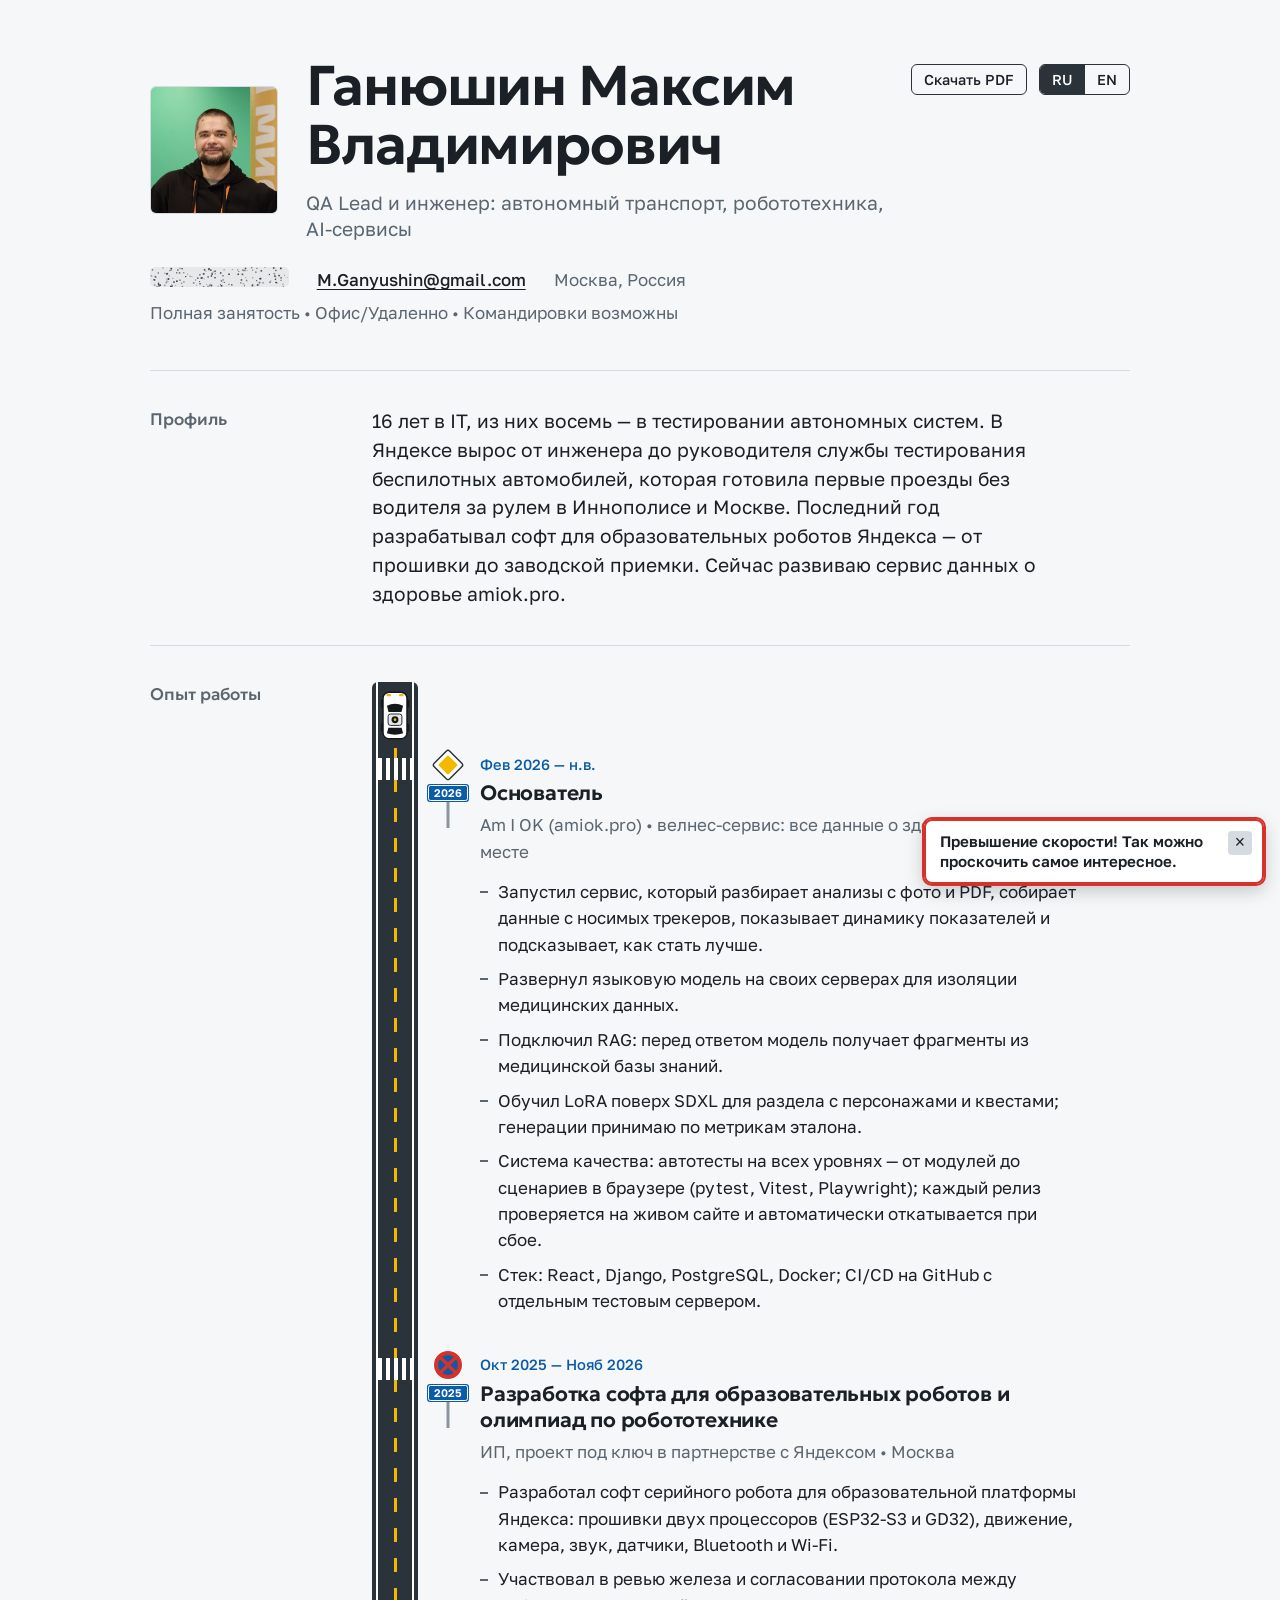
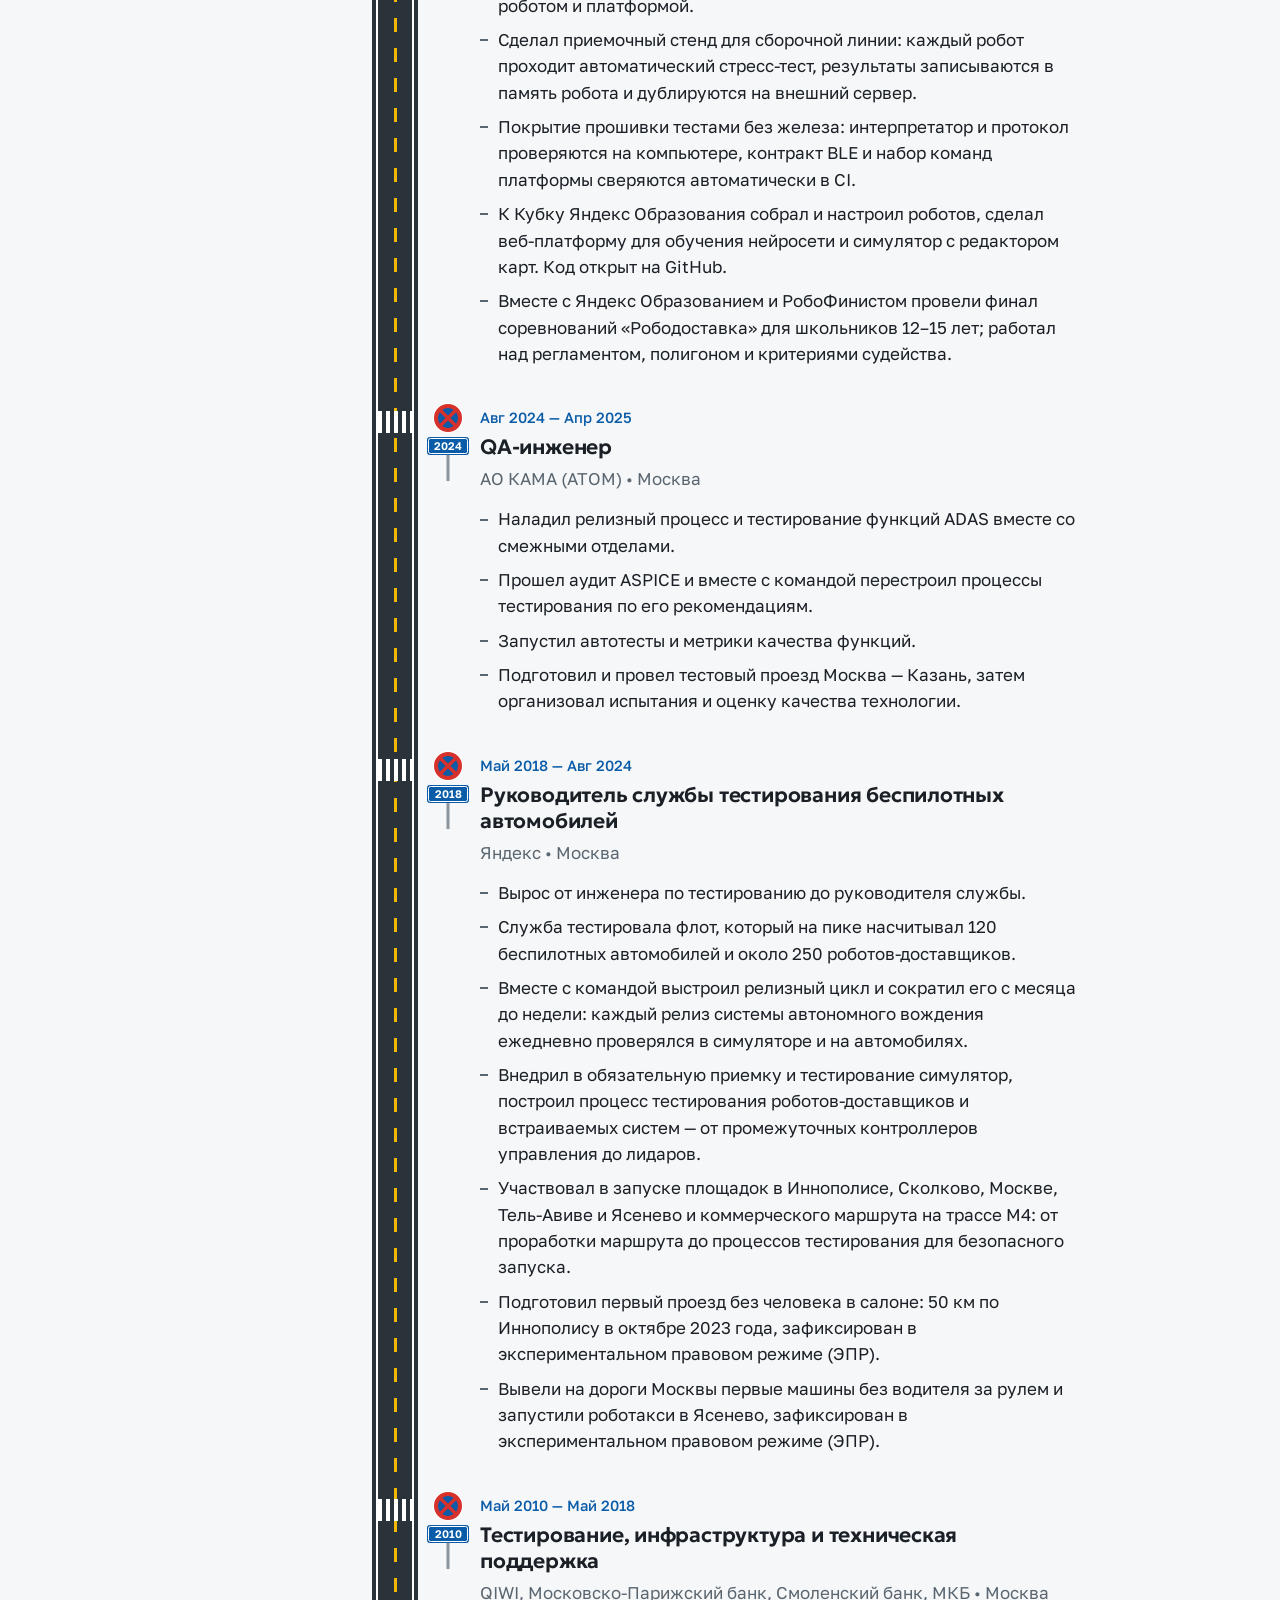
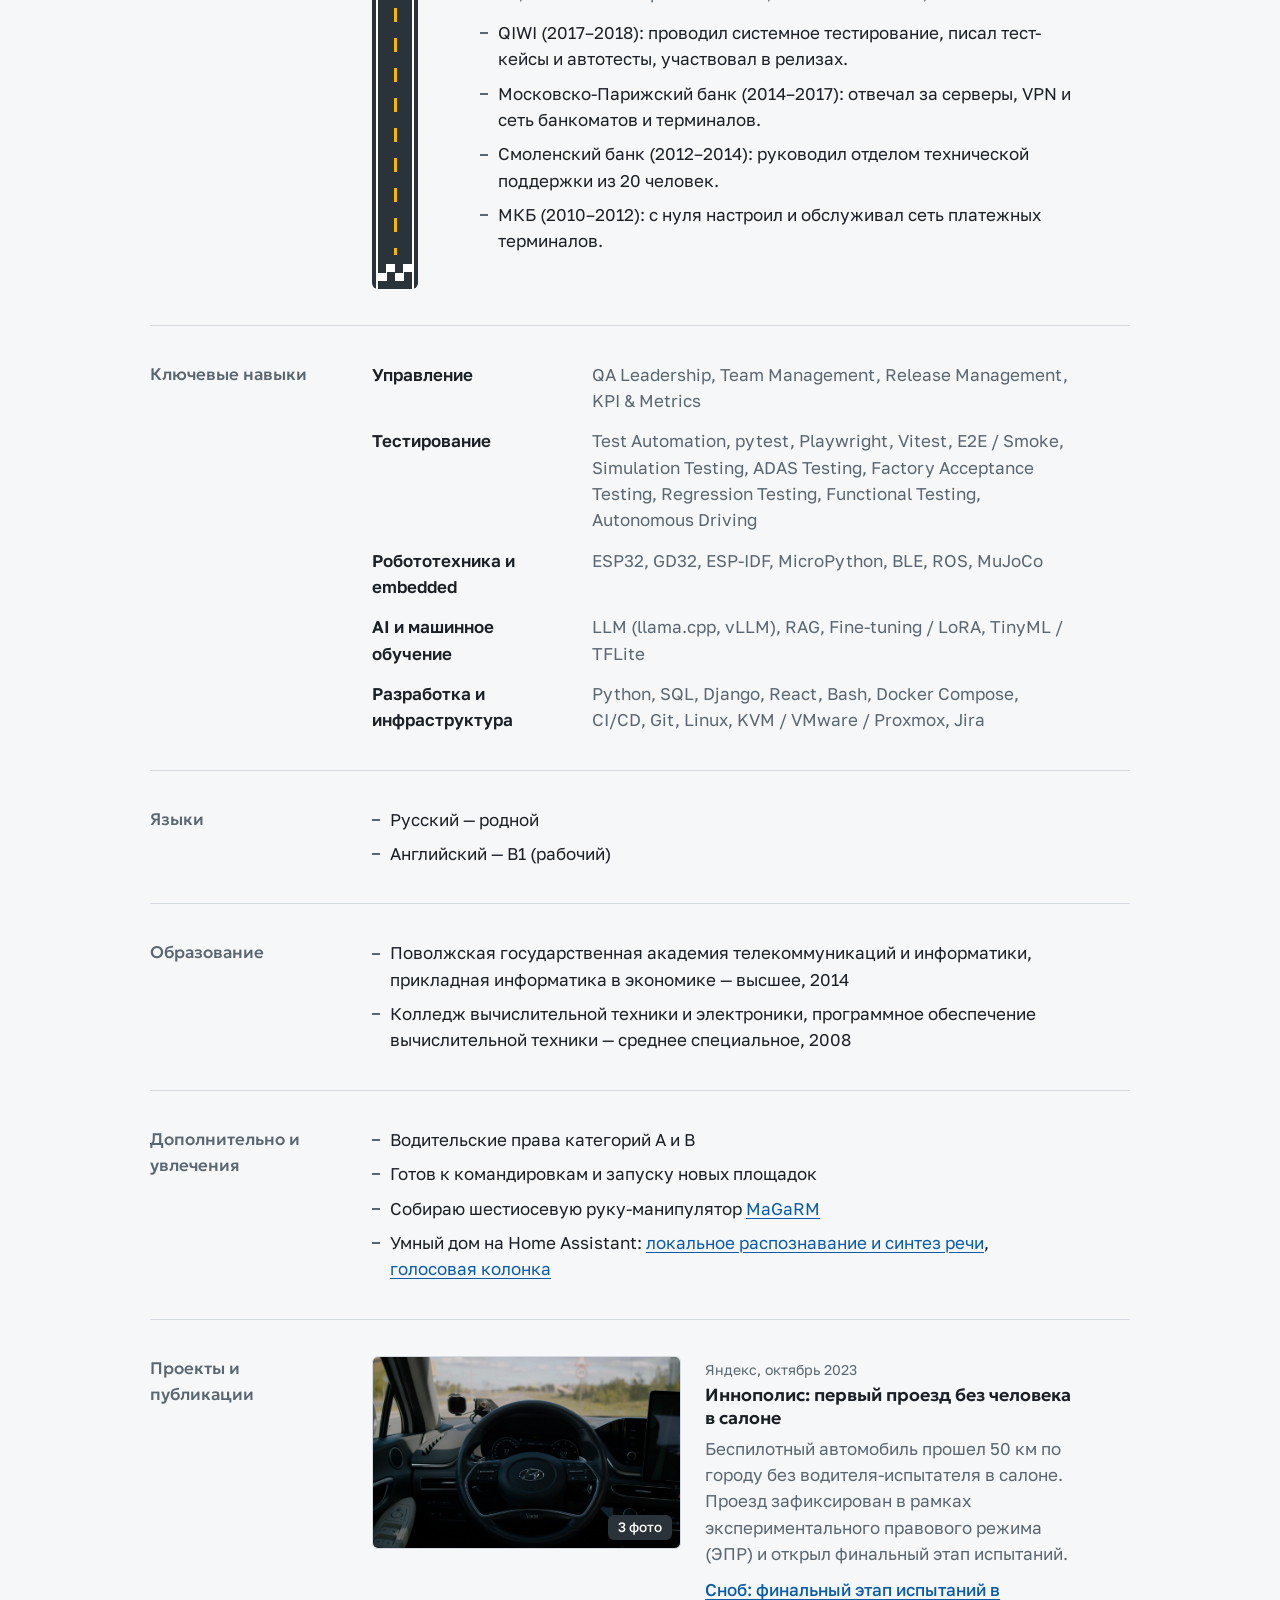
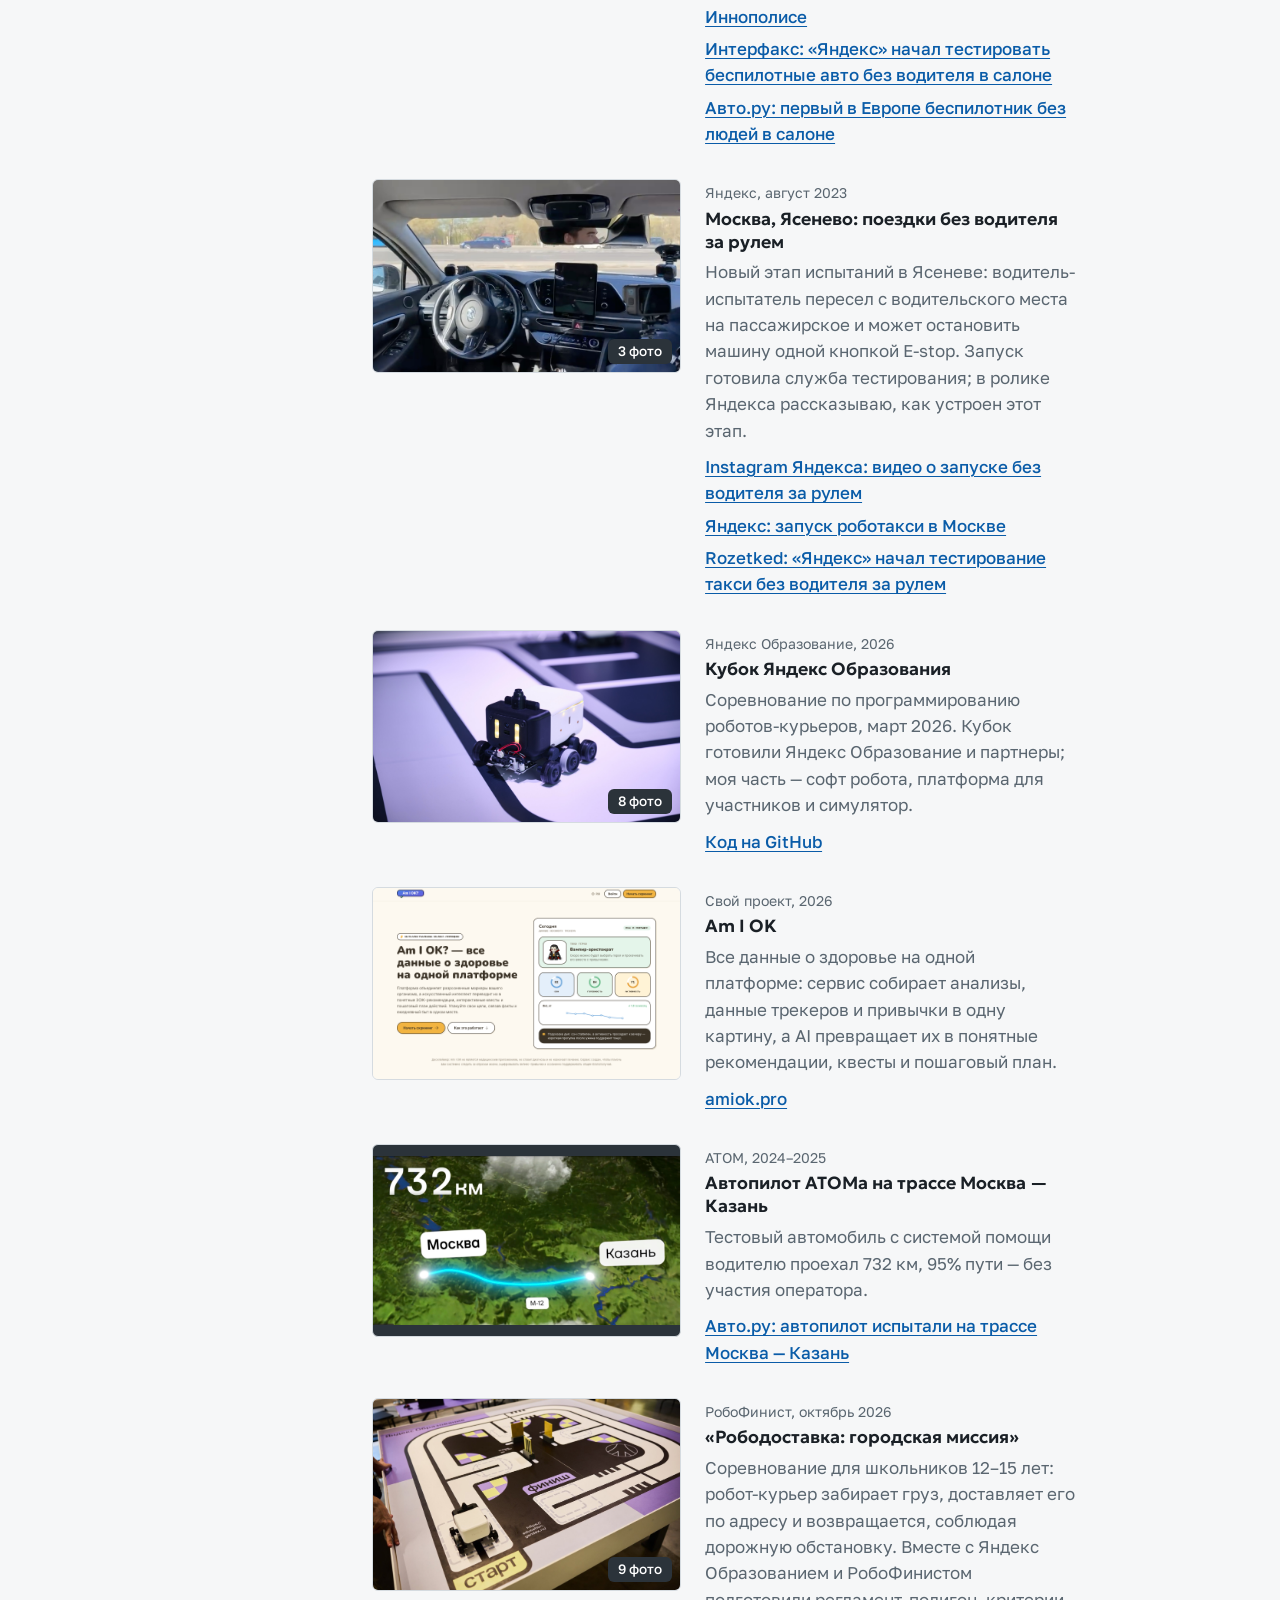
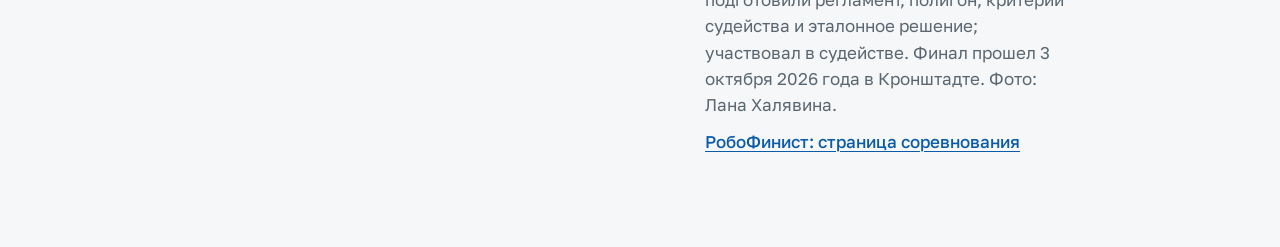
<file: index.html>
<!doctype html>
<html lang="ru">
  <head>
    <meta charset="UTF-8" />
    <meta name="viewport" content="width=device-width, initial-scale=1.0" />
    <title>Максим Ганюшин — QA Lead</title>
    <meta name="description" content="QA Lead и инженер: автономный транспорт, робототехника, AI-сервисы. Резюме Максима Ганюшина." />
    <meta name="build" content="c242ccf276" />
    <link rel="canonical" href="https://maksimka.info/" />
    <meta name="author" content="Максим Ганюшин" />
    <meta name="twitter:card" content="summary" />
    <script type="application/ld+json">
      {
        "@context": "https://schema.org",
        "@type": "ProfilePage",
        "url": "https://maksimka.info/",
        "inLanguage": ["ru", "en"],
        "mainEntity": {
          "@type": "Person",
          "name": "Максим Ганюшин",
          "alternateName": "Maksim Ganyushin",
          "jobTitle": "QA Lead",
          "description": "QA Lead и инженер: автономный транспорт, робототехника, AI-сервисы.",
          "url": "https://maksimka.info/",
          "image": "https://maksimka.info/assets/media/portrait.jpg",
          "email": "mailto:M.Ganyushin@gmail.com",
          "address": { "@type": "PostalAddress", "addressLocality": "Москва", "addressCountry": "RU" },
          "sameAs": ["https://github.com/ganiushin", "https://amiok.pro"],
          "knowsAbout": ["Тестирование ПО", "Автономный транспорт", "ADAS", "Робототехника", "Автоматизация тестирования"]
        }
      }
    </script>
    <meta property="og:type" content="profile" />
    <meta property="og:url" content="https://maksimka.info/" />
    <meta property="og:title" content="Максим Ганюшин — QA Lead" />
    <meta property="og:description" content="QA Lead и инженер: автономный транспорт, робототехника, AI-сервисы. Яндекс, АТОМ, образовательные роботы, Am I OK." />
    <meta property="og:image" content="https://maksimka.info/assets/media/portrait.jpg" />
    <link
      rel="icon"
      href="data:image/svg+xml,%3Csvg xmlns='http://www.w3.org/2000/svg' viewBox='0 0 32 32'%3E%3Cg transform='rotate(45 16 16)'%3E%3Crect x='5' y='5' width='22' height='22' rx='3' fill='%23fff' stroke='%232b333a' stroke-width='2'/%3E%3Crect x='9.5' y='9.5' width='13' height='13' rx='1.5' fill='%23f5b800'/%3E%3C/g%3E%3C/svg%3E"
    />
    <link rel="preconnect" href="https://fonts.googleapis.com" />
    <link rel="preconnect" href="https://fonts.gstatic.com" crossorigin />
    <link
      href="https://fonts.googleapis.com/css2?family=Geologica:wght@500;600&family=Golos+Text:wght@400;500;600&display=swap"
      rel="stylesheet"
    />
    <!-- ?v= values and the build stamp above are written by prerender.py; do not edit them by hand. -->
    <link rel="stylesheet" href="./styles.css?v=c242ccf276" />
    <!-- Yandex.Metrika counter. Runs only on the live site, so local previews and PDF builds are not counted. -->
    <script type="text/javascript">
      if (location.hostname === "maksimka.info" || location.hostname === "www.maksimka.info") {
        (function(m,e,t,r,i,k,a){
            m[i]=m[i]||function(){(m[i].a=m[i].a||[]).push(arguments)};
            m[i].l=1*new Date();
            for (var j = 0; j < document.scripts.length; j++) {if (document.scripts[j].src === r) { return; }}
            k=e.createElement(t),a=e.getElementsByTagName(t)[0],k.async=1,k.src=r,a.parentNode.insertBefore(k,a)
        })(window, document,'script','https://mc.yandex.ru/metrika/tag.js?id=113596411', 'ym');

        ym(113596411, 'init', {ssr:true, webvisor:true, clickmap:true, ecommerce:"dataLayer", referrer: document.referrer, url: location.href, accurateTrackBounce:true, trackLinks:true});
      }
    </script>
    <noscript><div><img src="https://mc.yandex.ru/watch/113596411" style="position:absolute; left:-9999px;" alt="" /></div></noscript>
    <!-- /Yandex.Metrika counter -->
    <!-- Google Analytics counter. Same rule: live site only. -->
    <script type="text/javascript">
      if (location.hostname === "maksimka.info" || location.hostname === "www.maksimka.info") {
        (function (id) {
          var s = document.createElement("script");
          s.async = true;
          s.src = "https://www.googletagmanager.com/gtag/js?id=" + id;
          document.head.appendChild(s);
          window.dataLayer = window.dataLayer || [];
          window.gtag = function () { dataLayer.push(arguments); };
          gtag("js", new Date());
          gtag("config", id);
        })("G-QR1376TXHL");
      }
    </script>
    <!-- /Google Analytics counter -->
  </head>
  <body>
    <header class="page-header">
      <div class="header-top">
        <div class="identity">
          <button type="button" class="portrait-button" id="portrait-button">
            <img class="portrait" src="./assets/media/portrait.jpg?v=c242ccf276" alt="Максим Ганюшин" width="128" height="128" />
          </button>
          <div>
            <h1 id="full-name"><!--prerender:full-name-->Ганюшин Максим Владимирович<!--/prerender:full-name--></h1>
            <p class="role" id="headline"><!--prerender:headline-->QA Lead и инженер: автономный транспорт, робототехника, AI-сервисы<!--/prerender:headline--></p>
          </div>
        </div>
        <div class="header-actions">
          <a class="pdf-link" id="pdf-link" href="./assets/resume-ru.pdf" download></a>
          <div class="lang-switcher" role="group" aria-label="Language switch">
            <button class="lang-button is-active" data-lang="ru">RU</button>
            <button class="lang-button" data-lang="en">EN</button>
          </div>
        </div>
      </div>
      <div class="contact-list" id="contacts"><!--prerender:contacts--><span>M.Ganyushin@gmail.com</span><span>Москва, Россия</span><span>Полная занятость • Офис/Удаленно • Командировки возможны</span><!--/prerender:contacts--></div>
      <p class="load-error" id="load-error" hidden></p>
    </header>

    <main class="page-main">
      <section class="section">
        <h2 id="profile-title"><!--prerender:profile-title-->Профиль<!--/prerender:profile-title--></h2>
        <div class="section-body">
          <p class="lead" id="profile-text"><!--prerender:profile-text-->16 лет в IT, из них восемь — в тестировании автономных систем. В Яндексе вырос от инженера до руководителя службы тестирования беспилотных автомобилей, которая готовила первые проезды без водителя за рулем в Иннополисе и Москве. Последний год разрабатывал софт для образовательных роботов Яндекса — от прошивки до заводской приемки. Сейчас развиваю сервис данных о здоровье amiok.pro.<!--/prerender:profile-text--></p>
        </div>
      </section>

      <section class="section">
        <h2 id="experience-title"><!--prerender:experience-title-->Опыт работы<!--/prerender:experience-title--></h2>
        <div class="section-body">
          <div id="experience-list" class="timeline"><!--prerender:experience-list--><article class="timeline-item"><div class="timeline-meta">Фев 2026 — н.в.</div><h3 class="timeline-role">Основатель</h3><p class="timeline-company">Am I OK (amiok.pro) • велнес-сервис: все данные о здоровье в одном месте</p><ul class="timeline-points"><li>Запустил сервис, который разбирает анализы с фото и PDF, собирает данные с носимых трекеров, показывает динамику показателей и подсказывает, как стать лучше.</li><li>Развернул языковую модель на своих серверах для изоляции медицинских данных.</li><li>Подключил RAG: перед ответом модель получает фрагменты из медицинской базы знаний.</li><li>Обучил LoRA поверх SDXL для раздела с персонажами и квестами; генерации принимаю по метрикам эталона.</li><li>Система качества: автотесты на всех уровнях — от модулей до сценариев в браузере (pytest, Vitest, Playwright); каждый релиз проверяется на живом сайте и автоматически откатывается при сбое.</li><li>Стек: React, Django, PostgreSQL, Docker; CI/CD на GitHub с отдельным тестовым сервером.</li></ul></article><article class="timeline-item"><div class="timeline-meta">Окт 2025 — Нояб 2026</div><h3 class="timeline-role">Разработка софта для образовательных роботов и олимпиад по робототехнике</h3><p class="timeline-company">ИП, проект под ключ в партнерстве с Яндексом • Москва</p><ul class="timeline-points"><li>Разработал софт серийного робота для образовательной платформы Яндекса: прошивки двух процессоров (ESP32-S3 и GD32), движение, камера, звук, датчики, Bluetooth и Wi-Fi.</li><li>Участвовал в ревью железа и согласовании протокола между роботом и платформой.</li><li>Сделал приемочный стенд для сборочной линии: каждый робот проходит автоматический стресс-тест, результаты записываются в память робота и дублируются на внешний сервер.</li><li>Покрытие прошивки тестами без железа: интерпретатор и протокол проверяются на компьютере, контракт BLE и набор команд платформы сверяются автоматически в CI.</li><li>К Кубку Яндекс Образования собрал и настроил роботов, сделал веб-платформу для обучения нейросети и симулятор с редактором карт. Код открыт на GitHub.</li><li>Вместе с Яндекс Образованием и РобоФинистом провели финал соревнований «Рободоставка» для школьников 12–15 лет; работал над регламентом, полигоном и критериями судейства.</li></ul></article><article class="timeline-item"><div class="timeline-meta">Авг 2024 — Апр 2025</div><h3 class="timeline-role">QA-инженер</h3><p class="timeline-company">АО КАМА (АТОМ) • Москва</p><ul class="timeline-points"><li>Наладил релизный процесс и тестирование функций ADAS вместе со смежными отделами.</li><li>Прошел аудит ASPICE и вместе с командой перестроил процессы тестирования по его рекомендациям.</li><li>Запустил автотесты и метрики качества функций.</li><li>Подготовил и провел тестовый проезд Москва — Казань, затем организовал испытания и оценку качества технологии.</li></ul></article><article class="timeline-item"><div class="timeline-meta">Май 2018 — Авг 2024</div><h3 class="timeline-role">Руководитель службы тестирования беспилотных автомобилей</h3><p class="timeline-company">Яндекс • Москва</p><ul class="timeline-points"><li>Вырос от инженера по тестированию до руководителя службы.</li><li>Служба тестировала флот, который на пике насчитывал 120 беспилотных автомобилей и около 250 роботов-доставщиков.</li><li>Вместе с командой выстроил релизный цикл и сократил его с месяца до недели: каждый релиз системы автономного вождения ежедневно проверялся в симуляторе и на автомобилях.</li><li>Внедрил в обязательную приемку и тестирование симулятор, построил процесс тестирования роботов-доставщиков и встраиваемых систем — от промежуточных контроллеров управления до лидаров.</li><li>Участвовал в запуске площадок в Иннополисе, Сколково, Москве, Тель-Авиве и Ясенево и коммерческого маршрута на трассе М4: от проработки маршрута до процессов тестирования для безопасного запуска.</li><li>Подготовил первый проезд без человека в салоне: 50 км по Иннополису в октябре 2023 года, зафиксирован в экспериментальном правовом режиме (ЭПР).</li><li>Вывели на дороги Москвы первые машины без водителя за рулем и запустили роботакси в Ясенево, зафиксирован в экспериментальном правовом режиме (ЭПР).</li></ul></article><article class="timeline-item"><div class="timeline-meta">Май 2010 — Май 2018</div><h3 class="timeline-role">Тестирование, инфраструктура и техническая поддержка</h3><p class="timeline-company">QIWI, Московско-Парижский банк, Смоленский банк, МКБ • Москва</p><ul class="timeline-points"><li>QIWI (2017–2018): проводил системное тестирование, писал тест-кейсы и автотесты, участвовал в релизах.</li><li>Московско-Парижский банк (2014–2017): отвечал за серверы, VPN и сеть банкоматов и терминалов.</li><li>Смоленский банк (2012–2014): руководил отделом технической поддержки из 20 человек.</li><li>МКБ (2010–2012): с нуля настроил и обслуживал сеть платежных терминалов.</li></ul></article><!--/prerender:experience-list--></div>
        </div>
      </section>

      <section class="section">
        <h2 id="skills-title"><!--prerender:skills-title-->Ключевые навыки<!--/prerender:skills-title--></h2>
        <div class="section-body">
          <dl id="skills-list" class="skill-groups"><!--prerender:skills-list--><div class="skill-group"><dt>Управление</dt><dd>QA Leadership, Team Management, Release Management, KPI &amp; Metrics</dd></div><div class="skill-group"><dt>Тестирование</dt><dd>Test Automation, pytest, Playwright, Vitest, E2E / Smoke, Simulation Testing, ADAS Testing, Factory Acceptance Testing, Regression Testing, Functional Testing, Autonomous Driving</dd></div><div class="skill-group"><dt>Робототехника и embedded</dt><dd>ESP32, GD32, ESP-IDF, MicroPython, BLE, ROS, MuJoCo</dd></div><div class="skill-group"><dt>AI и машинное обучение</dt><dd>LLM (llama.cpp, vLLM), RAG, Fine-tuning / LoRA, TinyML / TFLite</dd></div><div class="skill-group"><dt>Разработка и инфраструктура</dt><dd>Python, SQL, Django, React, Bash, Docker Compose, CI/CD, Git, Linux, KVM / VMware / Proxmox, Jira</dd></div><!--/prerender:skills-list--></dl>
        </div>
      </section>

      <section class="section">
        <h2 id="languages-title"><!--prerender:languages-title-->Языки<!--/prerender:languages-title--></h2>
        <div class="section-body">
          <ul id="languages-list" class="simple-list"><!--prerender:languages-list--><li>Русский — родной</li><li>Английский — B1 (рабочий)</li><!--/prerender:languages-list--></ul>
        </div>
      </section>

      <section class="section">
        <h2 id="education-title"><!--prerender:education-title-->Образование<!--/prerender:education-title--></h2>
        <div class="section-body">
          <ul id="education-list" class="simple-list"><!--prerender:education-list--><li>Поволжская государственная академия телекоммуникаций и информатики, прикладная информатика в экономике — высшее, 2014</li><li>Колледж вычислительной техники и электроники, программное обеспечение вычислительной техники — среднее специальное, 2008</li><!--/prerender:education-list--></ul>
        </div>
      </section>

      <section class="section">
        <h2 id="additional-title"><!--prerender:additional-title-->Дополнительно и увлечения<!--/prerender:additional-title--></h2>
        <div class="section-body">
          <ul id="additional-list" class="simple-list"><!--prerender:additional-list--><li>Водительские права категорий A и B</li><li>Готов к командировкам и запуску новых площадок</li><li>Собираю шестиосевую руку-манипулятор <a href="https://github.com/ganiushin/MaGaRM">MaGaRM</a></li><li>Умный дом на Home Assistant: <a href="https://github.com/ganiushin/parakeet-stt-silero-tts-addons-haos">локальное распознавание и синтез речи</a>, <a href="https://github.com/ganiushin/voice-pe-firmware">голосовая колонка</a></li><!--/prerender:additional-list--></ul>
        </div>
      </section>

      <section class="section">
        <h2 id="projects-title"><!--prerender:projects-title-->Проекты и публикации<!--/prerender:projects-title--></h2>
        <div class="section-body">
          <div id="projects-list" class="projects"><!--prerender:projects-list--><article class="project"><div class="project-body"><span class="project-label">Яндекс, октябрь 2023</span><h3 class="project-title">Иннополис: первый проезд без человека в салоне</h3><p class="project-description">Беспилотный автомобиль прошел 50 км по городу без водителя-испытателя в салоне. Проезд зафиксирован в рамках экспериментального правового режима (ЭПР) и открыл финальный этап испытаний.</p><div class="project-links"><a href="https://snob.ru/news/yandeks-nachal-testirovat-bespilotnye-avto-bez-voditelya-v-salone/">Сноб: финальный этап испытаний в Иннополисе</a><a href="https://www.interfax.ru/russia/927490">Интерфакс: «Яндекс» начал тестировать беспилотные авто без водителя в салоне</a><a href="https://auto.ru/mag/article/yandeks-pervym-v-evrope-nachal-testirovat-bespilotniki-bez-strahuyushchego-voditelya/">Авто.ру: первый в Европе беспилотник без людей в салоне</a></div></div></article><article class="project"><div class="project-body"><span class="project-label">Яндекс, август 2023</span><h3 class="project-title">Москва, Ясенево: поездки без водителя за рулем</h3><p class="project-description">Новый этап испытаний в Ясеневе: водитель-испытатель пересел с водительского места на пассажирское и может остановить машину одной кнопкой E-stop. Запуск готовила служба тестирования; в ролике Яндекса рассказываю, как устроен этот этап.</p><div class="project-links"><a href="https://www.instagram.com/p/CvhhzXmNhs6/">Instagram Яндекса: видео о запуске без водителя за рулем</a><a href="https://yandex.ru/company/news/07-06-23">Яндекс: запуск роботакси в Москве</a><a href="https://rozetked.me/news/29966-yandeks-nachal-testirovanie-bespilotnogo-taksi-bez-voditelya-za-rulem">Rozetked: «Яндекс» начал тестирование такси без водителя за рулем</a></div></div></article><article class="project"><div class="project-body"><span class="project-label">Яндекс Образование, 2026</span><h3 class="project-title">Кубок Яндекс Образования</h3><p class="project-description">Соревнование по программированию роботов-курьеров, март 2026. Кубок готовили Яндекс Образование и партнеры; моя часть — софт робота, платформа для участников и симулятор.</p><div class="project-links"><a href="https://github.com/YandexEducation/robot">Код на GitHub</a></div></div></article><article class="project"><div class="project-body"><span class="project-label">Свой проект, 2026</span><h3 class="project-title">Am I OK</h3><p class="project-description">Все данные о здоровье на одной платформе: сервис собирает анализы, данные трекеров и привычки в одну картину, а AI превращает их в понятные рекомендации, квесты и пошаговый план.</p><div class="project-links"><a href="https://amiok.pro">amiok.pro</a></div></div></article><article class="project"><div class="project-body"><span class="project-label">АТОМ, 2024–2025</span><h3 class="project-title">Автопилот АТОМа на трассе Москва — Казань</h3><p class="project-description">Тестовый автомобиль с системой помощи водителю проехал 732 км, 95% пути — без участия оператора.</p><div class="project-links"><a href="https://auto.ru/mag/article/avtopilot-dlya-elektrokara-atom-ispytali-na-trasse-moskvakazan/">Авто.ру: автопилот испытали на трассе Москва — Казань</a></div></div></article><article class="project"><div class="project-body"><span class="project-label">РобоФинист, октябрь 2026</span><h3 class="project-title">«Рободоставка: городская миссия»</h3><p class="project-description">Соревнование для школьников 12–15 лет: робот-курьер забирает груз, доставляет его по адресу и возвращается, соблюдая дорожную обстановку. Вместе с Яндекс Образованием и РобоФинистом подготовили регламент, полигон, критерии судейства и эталонное решение; участвовал в судействе. Финал прошел 3 октября 2026 года в Кронштадте. Фото: Лана Халявина.</p><div class="project-links"><a href="https://robofinist.ru/event/info/competitions/id/1600#kind12499">РобоФинист: страница соревнования</a></div></div></article><!--/prerender:projects-list--></div>
        </div>
      </section>
    </main>

    <aside class="navigator" id="navigator" role="status" hidden>
      <span id="navigator-text"></span>
      <button type="button" class="navigator-close" id="navigator-close" aria-label="Скрыть подсказку">×</button>
    </aside>

    <dialog id="lightbox" class="lightbox">
      <figure class="lightbox-figure">
        <img id="lightbox-image" alt="" />
        <figcaption>
          <span id="lightbox-caption"></span>
          <span id="lightbox-counter" class="lightbox-counter"></span>
        </figcaption>
      </figure>
      <button type="button" id="lightbox-prev" class="lightbox-nav lightbox-prev">‹</button>
      <button type="button" id="lightbox-next" class="lightbox-nav lightbox-next">›</button>
      <button type="button" id="lightbox-close" class="lightbox-close">×</button>
    </dialog>

    <script src="./app.js?v=c242ccf276" type="module"></script>
  </body>
</html>
</file>
<file: styles.css>
:root {
  --page: #f6f7f8;
  --ink: #1a2026;
  --muted: #5a6670;
  --rule: #d5dbe0;
  --asphalt: #2b333a;
  --marking: #f5b800;
  --sign: #0a5ca8;
  --gutter: 190px;
  --display: "Geologica", "Helvetica Neue", Arial, sans-serif;
  --body: "Golos Text", "Segoe UI", "Helvetica Neue", Arial, sans-serif;
}

* {
  box-sizing: border-box;
}

body {
  margin: 0;
  background: var(--page);
  color: var(--ink);
  font-family: var(--body);
  font-size: 1.0625rem;
  line-height: 1.55;
  -webkit-font-smoothing: antialiased;
}

h1,
h2,
h3,
p,
ul,
dl,
dd {
  margin: 0;
}

ul {
  padding: 0;
  list-style: none;
}

a {
  color: var(--sign);
  text-decoration-thickness: 1px;
  text-underline-offset: 3px;
}

a:hover {
  text-decoration-thickness: 2px;
}

:focus-visible {
  outline: 2px solid var(--sign);
  outline-offset: 3px;
}

.page-header,
.page-main {
  width: min(980px, calc(100% - 40px));
  margin: 0 auto;
}

.page-main {
  padding-bottom: 56px;
}

/* Header */

.page-header {
  padding: 56px 0 44px;
}

.header-top {
  display: flex;
  justify-content: space-between;
  align-items: start;
  gap: 24px;
}

.identity {
  display: flex;
  align-items: center;
  gap: 28px;
}

.portrait-button {
  flex: none;
  padding: 0;
  border: 0;
  border-radius: 6px;
  background: none;
  cursor: zoom-in;
}

.portrait {
  display: block;
  width: 128px;
  height: 128px;
  border: 1px solid var(--rule);
  border-radius: 6px;
  object-fit: cover;
}

h1 {
  font-family: var(--display);
  font-weight: 600;
  font-size: clamp(2.1rem, 5.4vw, 3.5rem);
  line-height: 1.05;
  letter-spacing: -0.02em;
}

.role {
  margin-top: 16px;
  max-width: 34em;
  font-size: 1.2rem;
  line-height: 1.4;
  color: var(--muted);
}

.contact-list {
  margin-top: 24px;
  display: flex;
  flex-wrap: wrap;
  gap: 6px 28px;
}

.phone-spoiler {
  display: inline-block;
  width: 10.4em;
  height: 1.5em;
  padding: 0;
  border: 0;
  border-radius: 5px;
  background: rgb(26 32 38 / 0.07);
  overflow: hidden;
  vertical-align: bottom;
  cursor: pointer;
}

.phone-spoiler canvas {
  display: block;
  width: 100%;
  height: 100%;
  transition: opacity 0.28s ease-out;
}

.phone-spoiler.is-revealing canvas {
  opacity: 0;
}

.phone-revealed {
  animation: phone-in 0.4s ease-out;
}

@keyframes phone-in {
  from {
    opacity: 0;
    filter: blur(5px);
  }
}

.print-only {
  display: none;
}

.contact-list a {
  color: var(--ink);
  font-weight: 500;
}

.contact-list span {
  color: var(--muted);
}

.header-actions {
  display: flex;
  flex: none;
  align-items: center;
  gap: 12px;
  margin-top: 8px;
}

.pdf-link {
  padding: 6px 12px;
  border: 1px solid var(--asphalt);
  border-radius: 6px;
  color: var(--ink);
  font: 500 0.9rem var(--body);
  text-decoration: none;
  white-space: nowrap;
}

.pdf-link:hover {
  background: var(--asphalt);
  color: #fff;
}

.pdf-link:empty {
  display: none;
}

.lang-switcher {
  display: flex;
  flex: none;
  border: 1px solid var(--asphalt);
  border-radius: 6px;
  overflow: hidden;
}

.lang-button {
  border: 0;
  background: transparent;
  color: var(--ink);
  font: 500 0.9rem var(--body);
  padding: 6px 12px;
  cursor: pointer;
}

.lang-button.is-active {
  background: var(--asphalt);
  color: #fff;
}

.load-error {
  margin-top: 20px;
  padding: 12px 16px;
  border-left: 4px solid var(--marking);
  background: #fff;
}

/* Sections: title in the left gutter, content on the right */

.section {
  display: grid;
  grid-template-columns: var(--gutter) minmax(0, 1fr);
  column-gap: 32px;
  padding: 36px 0;
  border-top: 1px solid var(--rule);
}

h2 {
  font-family: var(--display);
  font-weight: 500;
  font-size: 1.05rem;
  line-height: 1.55;
  color: var(--muted);
}

.section-body {
  max-width: 44rem;
}

.lead {
  font-size: 1.2rem;
  line-height: 1.5;
}

/* Experience is a road read from the top: a rover drives at the current end,
   every job is a crossing with a kilometre-style plate showing its start year,
   current jobs carry a "priority road" diamond, finished ones a "no stopping" sign,
   the first job is the start line. */

.timeline {
  --road: 46px;
  --road-gap: 62px;
  --rover: 30px;
  position: relative;
  padding: 72px 0 34px calc(var(--road) + var(--road-gap));
  display: grid;
  gap: 40px;
}

.timeline::before {
  content: "";
  position: absolute;
  inset: 0 auto 0 0;
  width: var(--road);
  border-radius: 6px;
  background:
    linear-gradient(
      90deg,
      transparent 4px,
      #fff 4px 6px,
      transparent 6px calc(100% - 6px),
      #fff calc(100% - 6px) calc(100% - 4px),
      transparent calc(100% - 4px)
    ),
    var(--asphalt);
}

.timeline::after {
  content: "";
  position: absolute;
  inset: 66px auto 34px calc(var(--road) / 2 - 1.5px);
  width: 3px;
  background: repeating-linear-gradient(to bottom, var(--marking) 0 14px, transparent 14px 30px);
}

.timeline-rover {
  position: absolute;
  z-index: 2;
  top: 8px;
  left: calc(var(--road) / 2 - var(--rover) / 2);
  width: var(--rover);
}

/* The rover is a small icon that only moves when the reader scrolls, so its
   turn-around is shown even with "reduce motion" on; larger effects stay gated. */
.timeline-rover svg {
  transition: transform 0.5s ease-in-out;
}

.rover-tail-lights {
  opacity: 0;
}

.timeline-rover.is-reversing .rover-tail-lights {
  opacity: 1;
}

@media (prefers-reduced-motion: no-preference) {
  .timeline-rover {
    transition: transform 0.08s linear;
  }
}

.timeline-start {
  position: absolute;
  z-index: 1;
  bottom: 8px;
  left: 6px;
  width: calc(var(--road) - 12px);
  height: 17px;
  background: repeating-conic-gradient(#fff 0 25%, var(--asphalt) 0 50%) 0 0 / 17px 17px;
}

.timeline-item {
  position: relative;
}

/* Crossing: zebra stripes across the road at each job */
.timeline-item::before {
  content: "";
  position: absolute;
  z-index: 1;
  top: 4px;
  left: calc(-1 * (var(--road) + var(--road-gap)) + 6px);
  width: calc(var(--road) - 12px);
  height: 22px;
  background:
    repeating-linear-gradient(90deg, #fff 0 4px, transparent 4px 8px),
    var(--asphalt);
}

.timeline-sign {
  position: absolute;
  top: -6px;
  left: calc(-1 * var(--road-gap) + 8px);
  width: 44px;
}

.timeline-sign svg,
.timeline-rover svg {
  display: block;
  width: 100%;
  height: auto;
}

.timeline-meta {
  font-size: 0.92rem;
  font-weight: 500;
  color: var(--sign);
}

.timeline-role {
  margin-top: 4px;
  font-family: var(--display);
  font-weight: 600;
  font-size: 1.3rem;
  line-height: 1.25;
  letter-spacing: -0.01em;
}

.timeline-company {
  margin-top: 6px;
  color: var(--muted);
}

.timeline-points {
  margin-top: 14px;
}

.timeline-points li,
.simple-list li {
  position: relative;
  padding-left: 18px;
}

.timeline-points li::before,
.simple-list li::before {
  content: "";
  position: absolute;
  left: 0;
  top: 0.72em;
  width: 8px;
  height: 2px;
  background: var(--muted);
}

.timeline-points li + li,
.simple-list li + li {
  margin-top: 8px;
}

/* Skills */

.skill-groups {
  display: grid;
  gap: 14px;
}

.skill-group {
  display: grid;
  grid-template-columns: 12.5rem minmax(0, 1fr);
  column-gap: 20px;
}

.skill-group dt {
  font-weight: 600;
}

.skill-group dd {
  color: var(--muted);
}

/* Projects: one block per topic, cover on the left when there are photos */

.projects {
  display: grid;
  gap: 32px;
}

.project:has(.project-cover) {
  display: grid;
  grid-template-columns: minmax(0, 5fr) minmax(0, 6fr);
  gap: 24px;
  align-items: start;
}

.project-cover {
  position: relative;
  display: block;
  width: 100%;
  aspect-ratio: 16 / 10;
  padding: 0;
  border: 1px solid var(--rule);
  border-radius: 6px;
  overflow: hidden;
  background: var(--rule);
  font: inherit;
  cursor: zoom-in;
}

.project-cover img {
  display: block;
  width: 100%;
  height: 100%;
  object-fit: cover;
}

.project-cover.is-contained {
  background: var(--asphalt);
}

.project-cover.is-contained img {
  object-fit: contain;
}

.project-cover-count {
  position: absolute;
  right: 8px;
  bottom: 8px;
  padding: 2px 10px;
  border-radius: 6px;
  background: var(--asphalt);
  color: #fff;
  font-size: 0.85rem;
  font-weight: 500;
}

/* Navigator chip: an information road sign that comments on the reader's progress */

.navigator {
  position: fixed;
  z-index: 5;
  right: 16px;
  bottom: 16px;
  display: flex;
  align-items: start;
  gap: 10px;
  max-width: min(340px, calc(100vw - 32px));
  padding: 10px 10px 10px 14px;
  border: 2px solid #fff;
  border-radius: 8px;
  outline: 2px solid var(--sign);
  background: var(--sign);
  color: #fff;
  font-size: 0.95rem;
  line-height: 1.35;
  box-shadow: 0 6px 18px rgb(27 33 38 / 0.25);
}

/* Speeding warning: the chip dresses as a prohibition sign */
.navigator.is-warning {
  border-color: #d6312b;
  outline-color: #d6312b;
  background: #fff;
  color: var(--ink);
  font-weight: 600;
}

.navigator.is-warning .navigator-close {
  background: var(--rule);
  color: var(--ink);
}

.navigator[hidden] {
  display: none;
}

.navigator a {
  color: #fff;
  font-weight: 600;
}

.navigator-close {
  flex: none;
  width: 24px;
  height: 24px;
  padding: 0;
  border: 0;
  border-radius: 4px;
  background: rgb(255 255 255 / 0.18);
  color: #fff;
  font-size: 1.1rem;
  line-height: 1;
  cursor: pointer;
}

.navigator-close:hover {
  background: var(--marking);
  color: var(--asphalt);
}

.navigator-close:focus-visible {
  outline-color: var(--marking);
}

@media (prefers-reduced-motion: no-preference) {
  .navigator.is-fresh {
    animation: navigator-in 0.35s ease-out;
  }
}

@keyframes navigator-in {
  from {
    transform: translateY(8px);
    opacity: 0.4;
  }
}

/* Full-screen photo viewer */

.lightbox {
  width: 100vw;
  height: 100vh;
  max-width: none;
  max-height: none;
  margin: 0;
  padding: 0;
  border: 0;
  background: transparent;
  color: #fff;
}

.lightbox[open] {
  display: grid;
  place-items: center;
}

.lightbox::backdrop {
  background: #1b2126;
}

.lightbox-figure {
  margin: 0;
  width: min(1200px, calc(100vw - 140px));
}

.lightbox-figure img {
  display: block;
  width: 100%;
  max-height: calc(100vh - 140px);
  object-fit: contain;
}

.lightbox-figure figcaption {
  display: flex;
  justify-content: space-between;
  gap: 24px;
  margin-top: 14px;
  line-height: 1.4;
}

.lightbox-counter {
  flex: none;
  color: #b8c1c9;
}

.lightbox-nav,
.lightbox-close {
  position: fixed;
  width: 48px;
  height: 48px;
  border: 0;
  border-radius: 50%;
  background: rgb(255 255 255 / 0.12);
  color: #fff;
  font-size: 1.9rem;
  line-height: 1;
  cursor: pointer;
}

.lightbox-nav:hover,
.lightbox-close:hover {
  background: var(--marking);
  color: var(--asphalt);
}

.lightbox-nav:focus-visible,
.lightbox-close:focus-visible {
  outline-color: var(--marking);
}

.lightbox-prev {
  left: 12px;
  top: calc(50% - 24px);
}

.lightbox-next {
  right: 12px;
  top: calc(50% - 24px);
}

.lightbox-close {
  right: 12px;
  top: 12px;
}

.project-label {
  font-size: 0.88rem;
  color: var(--muted);
}

.project-title {
  margin-top: 2px;
  font-family: var(--display);
  font-weight: 600;
  font-size: 1.1rem;
  line-height: 1.3;
}

.project-description {
  margin-top: 6px;
  color: var(--muted);
}

.project-links {
  display: grid;
  justify-items: start;
  gap: 6px;
  margin-top: 10px;
}

.project-links:empty {
  display: none;
}

.project-links a {
  font-weight: 500;
}

/* On tablets and phones the header buttons go on their own line above the name,
   otherwise they squeeze a long name into three lines or off the screen. */
@media (max-width: 1000px) {
  .header-top {
    flex-direction: column-reverse;
    align-items: stretch;
    gap: 16px;
  }

  .header-actions {
    align-self: end;
    margin-top: 0;
  }
}

@media (max-width: 760px) {
  .page-header {
    padding: 32px 0 28px;
  }

  /* On a phone the navigator chip is a narrow strip in the corner, so it covers as little text as possible */
  .navigator {
    right: 8px;
    bottom: 8px;
    gap: 6px;
    max-width: min(230px, calc(100vw - 16px));
    padding: 6px 6px 6px 9px;
    border-width: 1.5px;
    outline-width: 1.5px;
    font-size: 0.78rem;
    line-height: 1.25;
  }

  .navigator-close {
    width: 20px;
    height: 20px;
    font-size: 0.95rem;
  }


  .identity {
    gap: 16px;
  }

  .identity > div {
    min-width: 0;
  }

  h1 {
    font-size: clamp(1.45rem, 7.2vw, 2.1rem);
    overflow-wrap: anywhere;
  }

  .role {
    margin-top: 10px;
    font-size: 1.05rem;
  }

  .portrait {
    width: 80px;
    height: 80px;
  }

  .section {
    grid-template-columns: 1fr;
    row-gap: 14px;
    padding: 28px 0;
  }

  .skill-group {
    grid-template-columns: 1fr;
  }

  .project:has(.project-cover) {
    grid-template-columns: 1fr;
    gap: 12px;
  }

  .lightbox-figure {
    width: calc(100vw - 24px);
  }

  .lightbox-prev,
  .lightbox-next {
    top: auto;
    bottom: 12px;
  }

  .timeline {
    --road: 34px;
    --road-gap: 50px;
    --rover: 22px;
  }

  .timeline-sign {
    width: 36px;
  }
}

@media print {
  /* The PDF keeps every word at a comfortable reading size and saves paper
     on margins, spacing and pictures instead. */
  @page {
    size: A4;
    margin: 11mm 13mm;
  }

  :root {
    --page: #fff;
  }

  body {
    font-size: 10.2pt;
    line-height: 1.42;
  }

  .page-header,
  .page-main {
    width: 100%;
  }

  .print-only {
    display: inline;
  }

  .header-actions,
  .navigator,
  .lightbox,
  .project-cover,
  .timeline-rover {
    display: none;
  }

  /* header: one compact block */
  .page-header {
    padding: 0 0 10px;
  }

  .header-top {
    flex-direction: row;
  }

  .identity {
    gap: 14px;
  }

  .portrait {
    width: 64px;
    height: 64px;
  }

  h1 {
    font-size: 20pt;
  }

  .role {
    margin-top: 3px;
    max-width: none;
    font-size: 11pt;
  }

  .contact-list {
    margin-top: 9px;
    gap: 2px 18px;
  }

  /* sections flow as plain blocks so a job can continue on the next page */
  .section {
    display: block;
    padding: 9px 0;
  }

  .page-main {
    padding-bottom: 0;
  }

  h2 {
    margin-bottom: 5px;
    font-size: 10.2pt;
    break-after: avoid;
  }

  .section-body {
    max-width: none;
  }

  .lead {
    font-size: 10.8pt;
    line-height: 1.42;
  }

  /* the road stays, only thinner */
  .timeline {
    --road: 18px;
    --road-gap: 40px;
    display: block;
    padding-top: 4px;
    padding-bottom: 14px;
  }

  .timeline::before {
    border-radius: 3px;
    background: var(--asphalt);
  }

  .timeline::after {
    top: 4px;
    bottom: 14px;
    left: calc(var(--road) / 2 - 0.5px);
    width: 1px;
    background: repeating-linear-gradient(to bottom, var(--marking) 0 6px, transparent 6px 13px);
  }

  .timeline-start {
    bottom: 3px;
    left: 2px;
    width: calc(var(--road) - 4px);
    height: 5px;
    background-size: 5px 5px;
  }

  .timeline-item + .timeline-item {
    margin-top: 12px;
  }

  .timeline-item::before {
    top: 2px;
    left: calc(-1 * (var(--road) + var(--road-gap)) + 2px);
    width: calc(var(--road) - 4px);
    height: 7px;
    background:
      repeating-linear-gradient(90deg, #fff 0 2px, transparent 2px 4px),
      var(--asphalt);
  }

  .timeline-sign {
    top: -2px;
    left: calc(-1 * var(--road-gap) + 5px);
    width: 29px;
  }

  .timeline-meta {
    font-size: 9.2pt;
  }

  .timeline-role {
    margin-top: 1px;
    font-size: 12.2pt;
  }

  .timeline-company {
    margin-top: 1px;
  }

  .timeline-points {
    margin-top: 5px;
  }

  .timeline-points li,
  .simple-list li {
    padding-left: 11px;
  }

  .timeline-points li::before,
  .simple-list li::before {
    width: 5px;
    height: 1px;
  }

  .timeline-points li + li,
  .simple-list li + li {
    margin-top: 3px;
  }

  /* skills: group name and items on one line */
  .skill-groups {
    display: block;
  }

  .skill-group {
    display: block;
  }

  .skill-group + .skill-group {
    margin-top: 3px;
  }

  .skill-group dt {
    display: inline;
  }

  .skill-group dt::after {
    content: ": ";
  }

  .skill-group dd {
    display: inline;
  }

  /* projects: text only, two columns */
  .projects {
    display: block;
    columns: 2;
    column-gap: 22px;
  }

  .project,
  .project:has(.project-cover) {
    display: block;
  }

  .project + .project {
    margin-top: 10px;
  }

  .project-label {
    font-size: 8.8pt;
  }

  .project-title {
    margin-top: 0;
    font-size: 10.8pt;
  }

  .project-description {
    margin-top: 1px;
  }

  .project-links {
    gap: 0;
    margin-top: 2px;
  }

  .timeline-meta,
  .timeline-role,
  .timeline-company,
  .project-label,
  .project-title {
    break-after: avoid;
  }

  .timeline-points li,
  .skill-group,
  .project {
    break-inside: avoid;
  }

  .timeline::before,
  .timeline::after,
  .timeline-start,
  .timeline-item::before {
    print-color-adjust: exact;
    -webkit-print-color-adjust: exact;
  }
}
</file>
